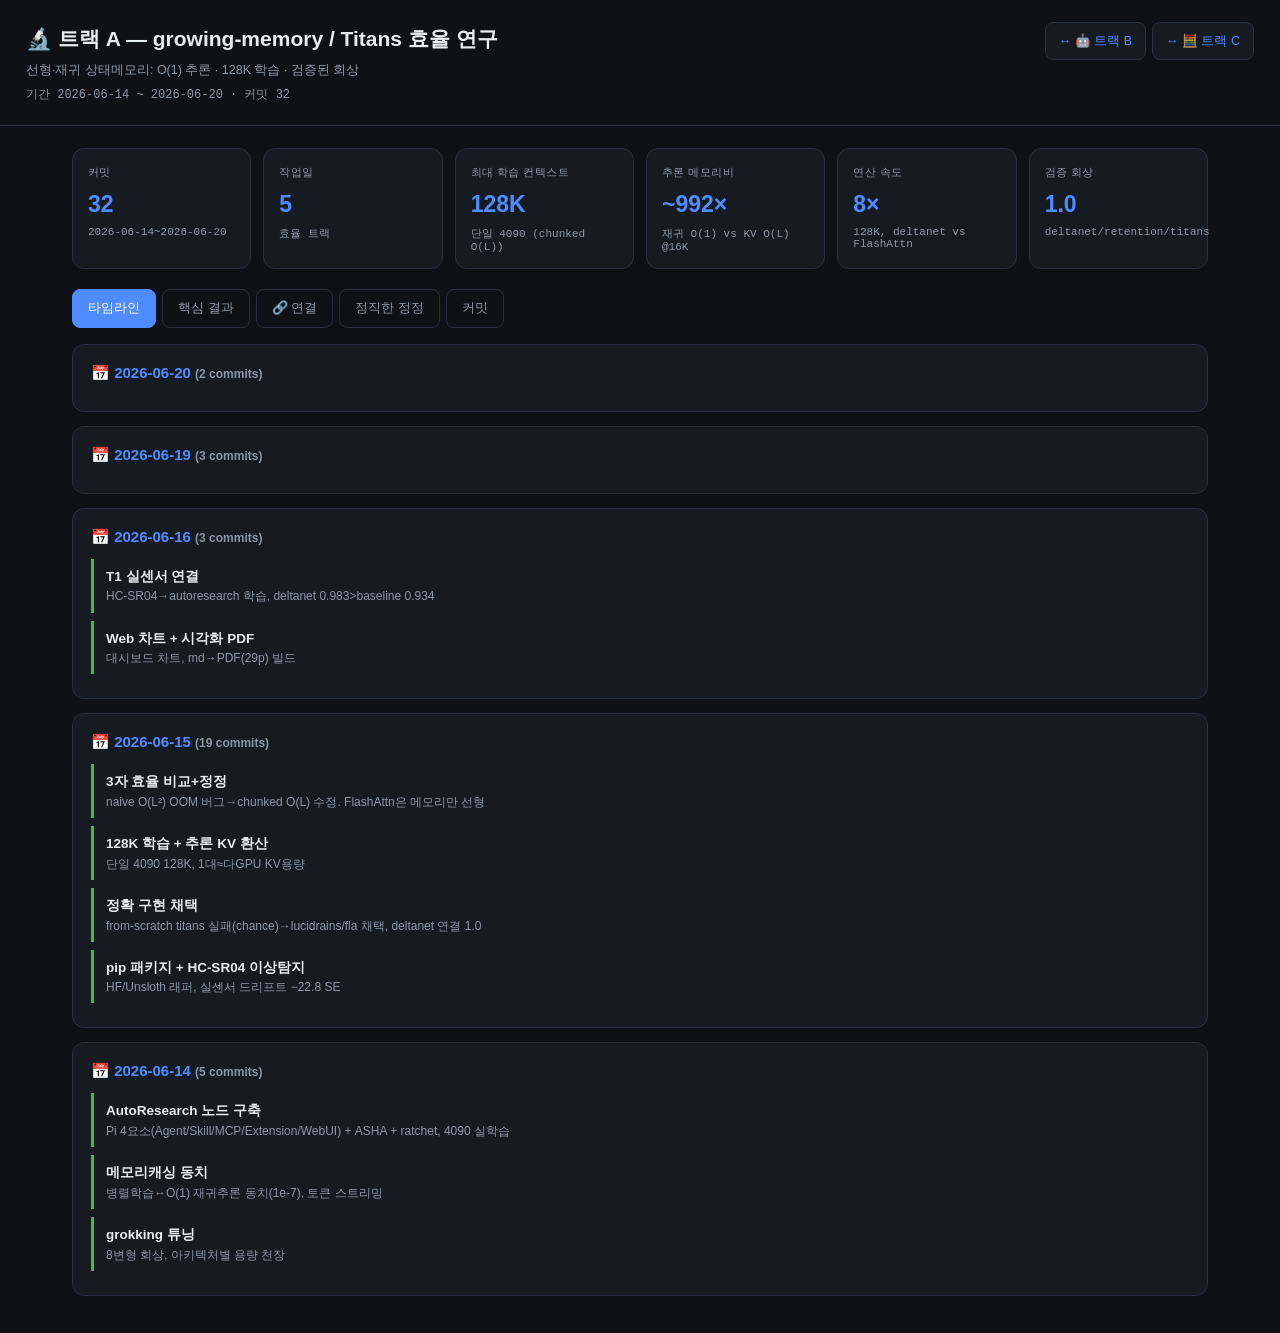
<file: report/track_a_growing_memory.html>
<!DOCTYPE html><html lang=ko><head><meta charset=utf-8>
<meta name=viewport content="width=device-width,initial-scale=1"><title>트랙 A — growing-memory / Titans 효율 연구</title>
<style>
:root{--bg:#0e1116;--pan:#161b22;--ln:#283040;--ink:#e6edf3;--mut:#8b96a5;--acc:#4f8cff;--good:#3fb950;--warn:#d29922;--bad:#f85149;--mono:"SF Mono",ui-monospace,Menlo,monospace}
*{box-sizing:border-box}body{margin:0;background:var(--bg);color:var(--ink);font:14px/1.6 -apple-system,"Apple SD Gothic Neo","Noto Sans KR",sans-serif}
header{padding:22px 26px;border-bottom:1px solid var(--ln);display:flex;justify-content:space-between;align-items:flex-start;gap:16px;flex-wrap:wrap}
h1{margin:0;font-size:21px}.tag{color:var(--mut);font-size:12.5px;margin-top:4px}.sub{color:var(--mut);font:12px var(--mono);margin-top:6px}
.xlink{flex:none;background:var(--pan);border:1px solid var(--ln);border-radius:8px;padding:8px 13px;color:var(--acc);text-decoration:none;font-size:12.5px}
.xlink:hover{border-color:var(--acc)}
main{max-width:1180px;margin:0 auto;padding:22px}
.cards{display:grid;grid-template-columns:repeat(auto-fit,minmax(165px,1fr));gap:12px;margin-bottom:20px}
.card{background:var(--pan);border:1px solid var(--ln);border-radius:12px;padding:15px}
.card .k{color:var(--mut);font-size:11px;text-transform:uppercase;letter-spacing:.04em}
.card .v{font-size:23px;font-weight:700;margin-top:5px;color:var(--acc)}.card .s{color:var(--mut);font:11px var(--mono);margin-top:3px}
.tabs{display:flex;gap:6px;flex-wrap:wrap;margin-bottom:16px}
.tab{padding:8px 15px;border:1px solid var(--ln);border-radius:8px;cursor:pointer;color:var(--mut);font-size:13px;background:transparent}
.tab.on{background:var(--acc);color:#fff;border-color:var(--acc)}
.panel{display:none}.panel.on{display:block}
.day{background:var(--pan);border:1px solid var(--ln);border-radius:12px;padding:16px 18px;margin-bottom:14px}
.day h3{margin:0 0 10px;font-size:15px;color:var(--acc)}
.mi{border-left:3px solid var(--good);padding:6px 0 6px 12px;margin:8px 0}
.mi b{font-size:13.5px}.mi span{display:block;color:var(--mut);font-size:12px}
table{width:100%;border-collapse:collapse;background:var(--pan);border:1px solid var(--ln);border-radius:10px;overflow:hidden}
th,td{text-align:left;padding:9px 12px;border-bottom:1px solid var(--ln);font-size:12.5px;vertical-align:top}
th{color:var(--mut);font-size:11px;text-transform:uppercase}tr:last-child td{border-bottom:0}
td.h{font:12px var(--mono);color:var(--acc)}
.grid2{display:grid;grid-template-columns:1fr 1fr;gap:16px}@media(max-width:820px){.grid2{grid-template-columns:1fr}}
.chartbox{background:var(--pan);border:1px solid var(--ln);border-radius:12px;padding:14px}
.chartbox h4{margin:0 0 8px;font-size:13px;color:var(--ink)}canvas{width:100%;height:auto}
.cor{background:var(--pan);border:1px solid var(--ln);border-left:3px solid var(--warn);border-radius:8px;padding:11px 14px;margin-bottom:10px}
.cor .q{color:var(--warn);font-weight:600;font-size:13px}.cor .a{color:var(--mut);font-size:12.5px}.cor .f{color:var(--good);font-size:12.5px}
.muted{color:var(--mut)}.legend{font:11px var(--mono);color:var(--mut);margin-top:6px}
</style></head><body>
<header><div><h1>🔬 트랙 A — growing-memory / Titans 효율 연구</h1><div class=tag>선형·재귀 상태메모리: O(1) 추론 · 128K 학습 · 검증된 회상</div><div class=sub id=meta></div></div>
<div style="display:flex;gap:6px;flex-wrap:wrap"><a class=xlink href="track_b_openvla_mgpo.html">↔ 🤖 트랙 B</a><a class=xlink href="track_c_vibethinker.html">↔ 🧮 트랙 C</a></div></header>
<main>
 <div class=cards id=cards></div>
 <div class=tabs id=tabs></div>
 <div class=panel id=p_timeline></div><div class=panel id=p_results>
   <div class=grid2>
     <div class=chartbox><h4>① 연산 시간 vs 길이 (O(L) vs O(L²))</h4><canvas id=c1 width=520 height=300></canvas><div class=legend>🟥 Transformer(FlashAttn) · 🟩 DeltaNet</div></div>
     <div class=chartbox><h4>② 추론 메모리 (KV캐시 vs 재귀상태)</h4><canvas id=c2 width=520 height=300></canvas><div class=legend>🟥 KV cache O(L) · 🟦 재귀상태 O(1) 132KB</div></div>
     <div class=chartbox><h4>③ 검증된 구현 회상 (MQAR)</h4><canvas id=c3 width=520 height=300></canvas><div class=legend>chance≈0.062</div></div>
     <div class=chartbox><h4>④ grokking — titans 긴 컨텍스트</h4><canvas id=c4 width=520 height=300></canvas><div class=legend>0.33 정체 → 15k 급점프 → 1.0</div></div>
   </div>
</div><div class=panel id=p_bridge></div><div class=panel id=p_honest></div><div class=panel id=p_commits></div>
</main>
<script>
const COMMITS=[{"date": "2026-06-20", "hash": "37cb9d2", "subj": "feat(track-b): S0c 물리오류 실측 하니스 — penetration/팔충돌/drop/knock"}, {"date": "2026-06-20", "hash": "0c1880f", "subj": "docs(track-b): S0b 정성 분석 — 태스크별 성공률 + 실패 모드 (프레임 직접 확인)"}, {"date": "2026-06-19", "hash": "d8cf14e", "subj": "feat(track-b): rollout 영상 녹화 + 보고서 🎬 영상 탭 (실패 2건)"}, {"date": "2026-06-19", "hash": "5fa823a", "subj": "refactor(report): 보고서를 두 연구 트랙으로 분리 + 연결점 명시"}, {"date": "2026-06-19", "hash": "377d351", "subj": "feat(report): 데일리 인터렉티브 HTML 작업 보고서 생성기"}, {"date": "2026-06-16", "hash": "81a4126", "subj": "feat(docs): md 문서 → 시각화 PDF 빌드 (차트 + pandoc/Chrome)"}, {"date": "2026-06-16", "hash": "521efe9", "subj": "feat(T1): HC-SR04 실센서 데이터를 autoresearch 학습 루프에 연결 + 포지셔닝 로드맵"}, {"date": "2026-06-16", "hash": "15da997", "subj": "feat(web): 대시보드에 점수 차트 추가 + 4090 기동 스크립트"}, {"date": "2026-06-15", "hash": "294cd90", "subj": "docs: 통합 보고서(report/REPORT.md) + 효율 재검증(deltanet)"}, {"date": "2026-06-15", "hash": "6609ed1", "subj": "feat: 검증된 구현을 autoresearch에 연결 — deltanet 1.0 end-to-end"}, {"date": "2026-06-15", "hash": "218bd7d", "subj": "feat: vetted growing-memory 구현 축별 검증 — deltanet/retention/titans 1.0 회상"}, {"date": "2026-06-15", "hash": "ca537f7", "subj": "docs: titans_real 본 런(수정 chunk_size) 결과 — 0.31→0.55, 0.9+는 미달(정직)"}, {"date": "2026-06-15", "hash": "3b5bd10", "subj": "fix(titans_real): chunk_size 버그 수정 — recall 차이 원인 규명(난이도 아님)"}, {"date": "2026-06-15", "hash": "c87ed4a", "subj": "feat(titans): lucidrains Titans를 AutoResearch base_rule=\"titans_real\"로 통합"}, {"date": "2026-06-15", "hash": "dfa973d", "subj": "fix(titans): 정확 구현 검증 — 자체 from-scratch 실패(chance), lucidrains 채택"}, {"date": "2026-06-15", "hash": "efea270", "subj": "docs: GROKKING.md에 titans 긴 컨텍스트(seq=512) 1.0 grok 반영"}, {"date": "2026-06-15", "hash": "18b76c5", "subj": "docs: titans 긴 컨텍스트 정확도 1.0 달성 — 상수메모리+완벽회상 실증"}, {"date": "2026-06-15", "hash": "b3c8d03", "subj": "feat: growing-memory pip 패키지 — AutoResearch 연결 + HF/Unsloth 래퍼"}, {"date": "2026-06-15", "hash": "44b2b65", "subj": "docs: IMPACT.md — 하드웨어 비용 절감 + 효과 + 성능 트레이드오프(정직)"}, {"date": "2026-06-15", "hash": "b9b180a", "subj": "docs: 추론 KV캐시 실측 + 하드웨어 환산 — 1×4090+선형 ≈ 다GPU KV용량"}, {"date": "2026-06-15", "hash": "192f45f", "subj": "docs: 연산 시간 벤치 — FlashAttn은 메모리만 선형, 연산은 O(L²) (선형 우위 입증)"}, {"date": "2026-06-15", "hash": "857921f", "subj": "docs: 4090 chunked 학습 최대 seq_len 실측 — 128K(131072) 토큰"}, {"date": "2026-06-15", "hash": "82a1572", "subj": "feat: 긴 시퀀스 학습 — chunked O(L) 학습 경로 + seq=2048(64×) 검증"}, {"date": "2026-06-15", "hash": "7190ef7", "subj": "fix: 선형어텐션 병렬형 OOM 결함 수정 — chunked(O(L)) 구현"}, {"date": "2026-06-15", "hash": "1a54850", "subj": "feat: 트랜스포머 vs 선형병렬 vs 선형재귀 3자 메모리 벤치 + 정정"}, {"date": "2026-06-15", "hash": "7c714f9", "subj": "feat: HC-SR04 실 센서 데이터 드리프트/이상 탐지 (§5 예측오차 이상탐지)"}, {"date": "2026-06-15", "hash": "a871ac7", "subj": "feat: NAS·Edge 미연결 노드를 도커 서버로 실구현"}, {"date": "2026-06-14", "hash": "85d7979", "subj": "feat: grokking 튜닝 — 8변형 회상 학습 + 아키텍처별 용량 천장 규명"}, {"date": "2026-06-14", "hash": "e9c995a", "subj": "feat: 재귀 eval 통합(#1) + 토큰 스트리밍 API(#2)"}, {"date": "2026-06-14", "hash": "908a408", "subj": "feat: 메모리 캐싱 최적화 — 병렬 학습 ↔ 상수메모리 RNN 추론 동치"}, {"date": "2026-06-14", "hash": "ea40912", "subj": "feat: AutoResearch 노드 — Pi AI Agent 웹 서비스 + 실물 학습 백엔드"}, {"date": "2026-06-14", "hash": "465aa52", "subj": "스캐폴드: Pi AI Agent 웹 서비스 기말 프로젝트 키트 초기 구조"}], DATES=["2026-06-14", "2026-06-15", "2026-06-16", "2026-06-19", "2026-06-20"], STATS=[["커밋", "32", "2026-06-14~2026-06-20"], ["작업일", "5", "효율 트랙"], ["최대 학습 컨텍스트", "128K", "단일 4090 (chunked O(L))"], ["추론 메모리비", "~992×", "재귀 O(1) vs KV O(L) @16K"], ["연산 속도", "8×", "128K, deltanet vs FlashAttn"], ["검증 회상", "1.0", "deltanet/retention/titans"]], MILE={"2026-06-14": [["AutoResearch 노드 구축", "Pi 4요소(Agent/Skill/MCP/Extension/WebUI) + ASHA + ratchet, 4090 실학습"], ["메모리캐싱 동치", "병렬학습↔O(1) 재귀추론 동치(1e-7), 토큰 스트리밍"], ["grokking 튜닝", "8변형 회상, 아키텍처별 용량 천장"]], "2026-06-15": [["3자 효율 비교+정정", "naive O(L²) OOM 버그→chunked O(L) 수정. FlashAttn은 메모리만 선형"], ["128K 학습 + 추론 KV 환산", "단일 4090 128K, 1대≈다GPU KV용량"], ["정확 구현 채택", "from-scratch titans 실패(chance)→lucidrains/fla 채택, deltanet 연결 1.0"], ["pip 패키지 + HC-SR04 이상탐지", "HF/Unsloth 래퍼, 실센서 드리프트 −22.8 SE"]], "2026-06-16": [["T1 실센서 연결", "HC-SR04→autoresearch 학습, deltanet 0.983>baseline 0.934"], ["Web 차트 + 시각화 PDF", "대시보드 차트, md→PDF(29p) 빌드"]]},
      COR=[["선형 OOM=우위?", "naive O(L²) 구현 버그였음", "chunked O(L) 재구현 → OOM 해소"], ["학습 메모리 우위", "FlashAttn이 O(L)이라 거짓", "진짜 우위는 추론 O(1)로 재정의"], ["자체 titans 정확?", "from-scratch가 chance(학습실패)", "lucidrains titans-pytorch 채택"], ["recall 0.98 vs 0.33 = 난이도?", "틀림 — 변수 격리로 chunk_size 버그", "chunk_size=min(32,seg) 수정"], ["NAS/엣지 연결됨?", "실은 stub", "도커 NAS·Edge 서버로 실구현"], ["titans 이름 내가 지음?", "Google 논문(2501.00663) 차용", "출처 명시 + 정확 구현 검증"]], CH={"compute": {"L": [2048, 8192, 32768, 65536, 131072], "deltanet": [4.0, 3.8, 6.9, 14.8, 31.2], "tf": [0.8, 2.1, 18.5, 65.4, 244.0]}, "infer": {"L": [8192, 131072, 1048576, 2097152], "kv": [0.08, 1.17, 9.69, 19.35], "state": 0.0259}, "recall": {"names": ["deltanet", "gated_deltanet", "retention", "titans", "linear", "gla"], "vals": [1.0, 1.0, 1.0, 1.0, 0.54, 0.06]}, "grok": {"steps": [1000, 2000, 3000, 4000, 5000, 6000, 7000, 8000, 9000, 10000, 11000, 12000, 13000, 14000, 15000, 16000, 17000, 18000, 19000, 20000, 21000, 22000, 23000, 24000, 25000], "rec": [0.324, 0.332, 0.335, 0.346, 0.335, 0.339, 0.341, 0.342, 0.336, 0.336, 0.337, 0.337, 0.326, 0.337, 0.604, 0.789, 0.939, 0.986, 0.995, 0.997, 1, 1, 1, 1, 1]}},
      BRIDGE=[["OpenVLA object state memory ＝ growing-memory(deltanet/titans)", "트랙 B Phase 2에서 객체 상태를 시간축으로 유지하는 메모리를, 트랙 A의 O(1) 재귀상태 구현으로 만든다."], ["compression-coverage ↔ 엣지학습노드(autoresearch)", "트랙 B의 소형코어 압축 가설을, 트랙 A의 autoresearch config 스윕(보상=success)으로 탐색한다."], ["공유 목표: 엣지 상수메모리", "둘 다 단일 4090/엣지에서 상수메모리 추론을 지향 — 효율(A)이 강건성(B)의 배포 수단이 된다."]], BRIDGE_NOTE="연결은 <b>구현 수단</b> 한 곳뿐이다. 가설·지표·합격선은 완전 독립. 트랙 B의 Phase 1(에이전트, frozen OpenVLA)은 트랙 A와 무관하고, <b>Phase 2</b>에서만 트랙 A의 메모리를 재사용한다.", PANELS=[["timeline", "타임라인"], ["results", "핵심 결과"], ["bridge", "🔗 연결"], ["honest", "정직한 정정"], ["commits", "커밋"]];
document.getElementById('meta').textContent='기간 '+(DATES[0]||'-')+' ~ '+(DATES[DATES.length-1]||'-')+'  ·  커밋 '+COMMITS.length;
cards.innerHTML=STATS.map(s=>`<div class=card><div class=k>${s[0]}</div><div class=v>${s[1]}</div><div class=s>${s[2]}</div></div>`).join('');
tabs.innerHTML=PANELS.map((t,i)=>`<div class="tab${i==0?' on':''}" data-t=${t[0]}>${t[1]}</div>`).join('');
function show(t){document.querySelectorAll('.tab').forEach(e=>e.classList.toggle('on',e.dataset.t==t));
 document.querySelectorAll('.panel').forEach(e=>e.classList.remove('on'));document.getElementById('p_'+t).classList.add('on');
 if(t=='results')draw();}
document.querySelectorAll('.tab').forEach(e=>e.onclick=()=>show(e.dataset.t));
p_timeline.innerHTML=[...DATES].reverse().map(d=>{
 const ms=(MILE[d]||[]).map(m=>`<div class=mi><b>${m[0]}</b><span>${m[1]}</span></div>`).join('');
 const cs=COMMITS.filter(c=>c.date==d);
 return `<div class=day><h3>📅 ${d} <span class=muted style="font-size:12px">(${cs.length} commits)</span></h3>${ms}</div>`;}).join('');
p_bridge.innerHTML='<div class=day><h3>🔗 트랙 간 연결</h3><p class=muted>'+BRIDGE_NOTE+'</p>'+
 BRIDGE.map(b=>`<div class=mi><b>${b[0]}</b><span>${b[1]}</span></div>`).join('')+'</div>';
p_honest.innerHTML='<p class=muted>이 트랙에서 스스로 정정한 과장/오류(사용자 지적 포함):</p>'+
 COR.map(c=>`<div class=cor><div class=q>⚠ ${c[0]}</div><div class=a>→ ${c[1]}</div><div class=f>✓ ${c[2]}</div></div>`).join('');
p_commits.innerHTML='<table><thead><tr><th>날짜</th><th>해시</th><th>내용</th></tr></thead><tbody>'+
 COMMITS.map(c=>`<tr><td class=muted>${c.date}</td><td class=h>${c.hash}</td><td>${c.subj}</td></tr>`).join('')+'</tbody></table>';

function axes(ctx,W,H,pad){ctx.clearRect(0,0,W,H);ctx.strokeStyle='#283040';ctx.fillStyle='#8b96a5';ctx.font='10px monospace';return{x0:pad,y0:H-28,pw:W-pad-10,ph:H-28-10};}
let drawn=false;
function draw(){if(drawn||!CH)return;drawn=true;
 let c=c1.getContext('2d'),A=axes(c,520,300,40);const L=CH.compute.L;
 const lx=v=>A.x0+Math.log2(v/L[0])/Math.log2(L[L.length-1]/L[0])*A.pw;
 const allt=CH.compute.tf.concat(CH.compute.deltanet),mn=Math.min(...allt),mx=Math.max(...allt);
 const ly=v=>A.y0-(Math.log10(v)-Math.log10(mn))/(Math.log10(mx)-Math.log10(mn))*A.ph;
 [['tf','#f85149'],['deltanet','#3fb950']].forEach(([k,col])=>{c.strokeStyle=col;c.fillStyle=col;c.lineWidth=2;c.beginPath();
  CH.compute[k].forEach((v,i)=>{const x=lx(L[i]),y=ly(v);i?c.lineTo(x,y):c.moveTo(x,y);});c.stroke();
  CH.compute[k].forEach((v,i)=>{c.beginPath();c.arc(lx(L[i]),ly(v),3,0,7);c.fill();});});
 c.fillStyle='#8b96a5';L.forEach(v=>c.fillText(v>=1024?(v/1024)+'K':v,lx(v)-8,A.y0+14));
 c=c2.getContext('2d');A=axes(c,520,300,44);const L2=CH.infer.L;
 const lx2=v=>A.x0+Math.log2(v/L2[0])/Math.log2(L2[L2.length-1]/L2[0])*A.pw;
 const mx2=Math.max(...CH.infer.kv),ly2=v=>A.y0-(Math.log10(Math.max(v,.01))-Math.log10(.01))/(Math.log10(mx2)-Math.log10(.01))*A.ph;
 c.strokeStyle='#f85149';c.fillStyle='#f85149';c.lineWidth=2;c.beginPath();
 CH.infer.kv.forEach((v,i)=>{const x=lx2(L2[i]),y=ly2(v);i?c.lineTo(x,y):c.moveTo(x,y);});c.stroke();
 c.strokeStyle='#4f8cff';c.beginPath();L2.forEach((l,i)=>{const x=lx2(l),y=ly2(CH.infer.state);i?c.lineTo(x,y):c.moveTo(x,y);});c.stroke();
 c.fillStyle='#8b96a5';L2.forEach(v=>c.fillText(v>=1e6?(v/1e6)+'M':(v/1024)+'K',lx2(v)-10,A.y0+14));c.fillText('GB',6,16);
 c=c3.getContext('2d');A=axes(c,520,300,30);const N=CH.recall.names.length,sw=A.pw/N;
 for(let g=0;g<=4;g++){const y=A.y0-g/4*A.ph;c.strokeStyle='#283040';c.beginPath();c.moveTo(A.x0,y);c.lineTo(520-10,y);c.stroke();c.fillStyle='#8b96a5';c.fillText((g/4).toFixed(2),6,y+3);}
 CH.recall.vals.forEach((v,i)=>{const x=A.x0+i*sw+8,bw=sw-16;c.fillStyle=v>=.9?'#3fb950':(v>.2?'#d29922':'#f85149');c.fillRect(x,A.y0-v*A.ph,bw,v*A.ph);
  c.save();c.translate(x+bw/2,A.y0+12);c.rotate(-.4);c.fillStyle='#8b96a5';c.textAlign='right';c.fillText(CH.recall.names[i],0,0);c.restore();});
 c=c4.getContext('2d');A=axes(c,520,300,34);const S=CH.grok.steps,R=CH.grok.rec,smx=S[S.length-1];
 for(let g=0;g<=4;g++){const y=A.y0-g/4*A.ph;c.strokeStyle='#283040';c.beginPath();c.moveTo(A.x0,y);c.lineTo(520-10,y);c.stroke();c.fillStyle='#8b96a5';c.fillText((g/4).toFixed(2),6,y+3);}
 c.strokeStyle='#4f8cff';c.lineWidth=2;c.beginPath();S.forEach((s,i)=>{const x=A.x0+s/smx*A.pw,y=A.y0-R[i]*A.ph;i?c.lineTo(x,y):c.moveTo(x,y);});c.stroke();
 const gx=A.x0+15000/smx*A.pw;c.strokeStyle='#3fb950';c.setLineDash([4,3]);c.beginPath();c.moveTo(gx,A.y0);c.lineTo(gx,A.y0-A.ph);c.stroke();c.setLineDash([]);c.fillStyle='#3fb950';c.fillText('grok@15k',gx+4,A.y0-A.ph+12);}

show('timeline');
</script></body></html>
</file>
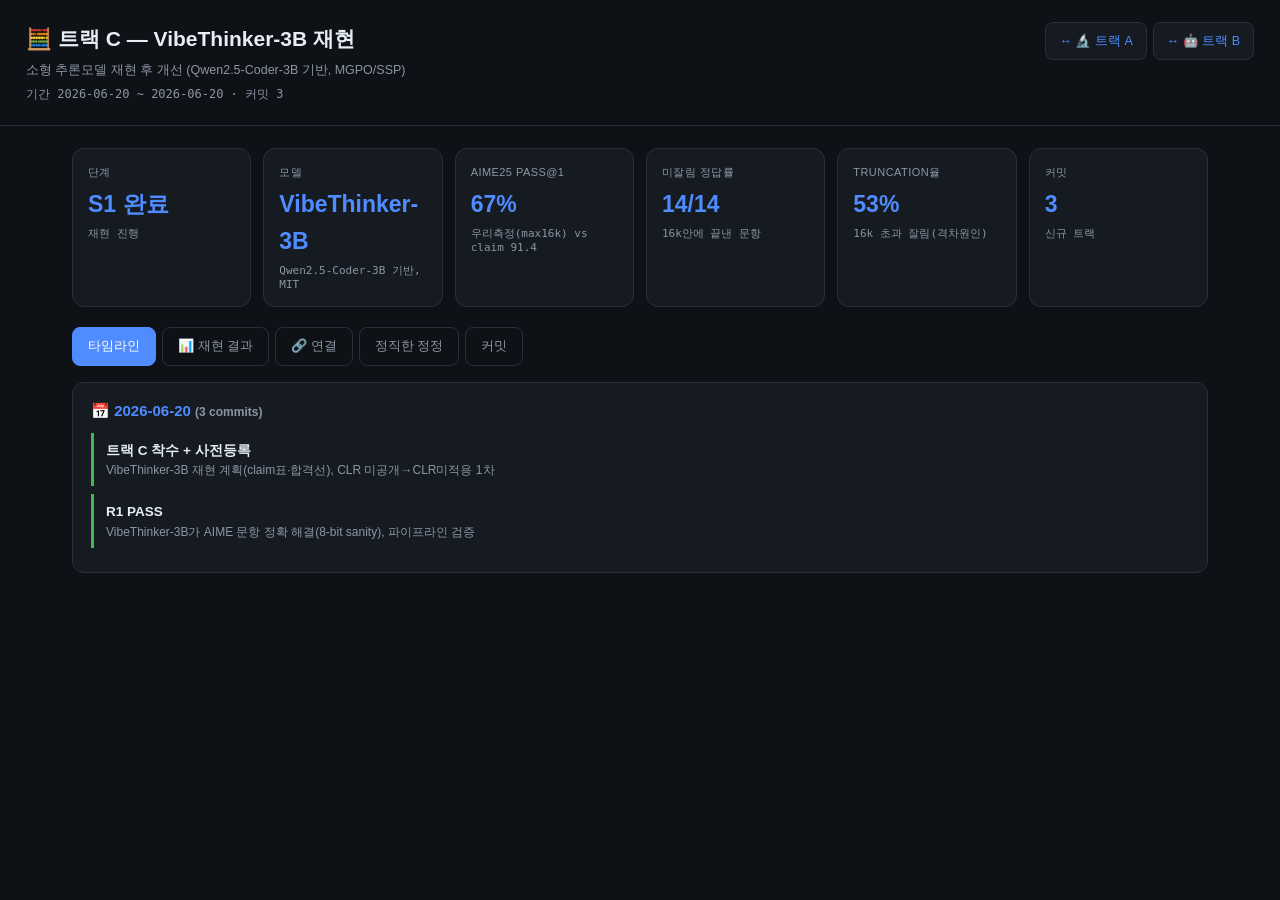
<file: report/track_c_vibethinker.html>
<!DOCTYPE html><html lang=ko><head><meta charset=utf-8>
<meta name=viewport content="width=device-width,initial-scale=1"><title>트랙 C — VibeThinker-3B 재현</title>
<style>
:root{--bg:#0e1116;--pan:#161b22;--ln:#283040;--ink:#e6edf3;--mut:#8b96a5;--acc:#4f8cff;--good:#3fb950;--warn:#d29922;--bad:#f85149;--mono:"SF Mono",ui-monospace,Menlo,monospace}
*{box-sizing:border-box}body{margin:0;background:var(--bg);color:var(--ink);font:14px/1.6 -apple-system,"Apple SD Gothic Neo","Noto Sans KR",sans-serif}
header{padding:22px 26px;border-bottom:1px solid var(--ln);display:flex;justify-content:space-between;align-items:flex-start;gap:16px;flex-wrap:wrap}
h1{margin:0;font-size:21px}.tag{color:var(--mut);font-size:12.5px;margin-top:4px}.sub{color:var(--mut);font:12px var(--mono);margin-top:6px}
.xlink{flex:none;background:var(--pan);border:1px solid var(--ln);border-radius:8px;padding:8px 13px;color:var(--acc);text-decoration:none;font-size:12.5px}
.xlink:hover{border-color:var(--acc)}
main{max-width:1180px;margin:0 auto;padding:22px}
.cards{display:grid;grid-template-columns:repeat(auto-fit,minmax(165px,1fr));gap:12px;margin-bottom:20px}
.card{background:var(--pan);border:1px solid var(--ln);border-radius:12px;padding:15px}
.card .k{color:var(--mut);font-size:11px;text-transform:uppercase;letter-spacing:.04em}
.card .v{font-size:23px;font-weight:700;margin-top:5px;color:var(--acc)}.card .s{color:var(--mut);font:11px var(--mono);margin-top:3px}
.tabs{display:flex;gap:6px;flex-wrap:wrap;margin-bottom:16px}
.tab{padding:8px 15px;border:1px solid var(--ln);border-radius:8px;cursor:pointer;color:var(--mut);font-size:13px;background:transparent}
.tab.on{background:var(--acc);color:#fff;border-color:var(--acc)}
.panel{display:none}.panel.on{display:block}
.day{background:var(--pan);border:1px solid var(--ln);border-radius:12px;padding:16px 18px;margin-bottom:14px}
.day h3{margin:0 0 10px;font-size:15px;color:var(--acc)}
.mi{border-left:3px solid var(--good);padding:6px 0 6px 12px;margin:8px 0}
.mi b{font-size:13.5px}.mi span{display:block;color:var(--mut);font-size:12px}
table{width:100%;border-collapse:collapse;background:var(--pan);border:1px solid var(--ln);border-radius:10px;overflow:hidden}
th,td{text-align:left;padding:9px 12px;border-bottom:1px solid var(--ln);font-size:12.5px;vertical-align:top}
th{color:var(--mut);font-size:11px;text-transform:uppercase}tr:last-child td{border-bottom:0}
td.h{font:12px var(--mono);color:var(--acc)}
.grid2{display:grid;grid-template-columns:1fr 1fr;gap:16px}@media(max-width:820px){.grid2{grid-template-columns:1fr}}
.chartbox{background:var(--pan);border:1px solid var(--ln);border-radius:12px;padding:14px}
.chartbox h4{margin:0 0 8px;font-size:13px;color:var(--ink)}canvas{width:100%;height:auto}
.cor{background:var(--pan);border:1px solid var(--ln);border-left:3px solid var(--warn);border-radius:8px;padding:11px 14px;margin-bottom:10px}
.cor .q{color:var(--warn);font-weight:600;font-size:13px}.cor .a{color:var(--mut);font-size:12.5px}.cor .f{color:var(--good);font-size:12.5px}
.muted{color:var(--mut)}.legend{font:11px var(--mono);color:var(--mut);margin-top:6px}
</style></head><body>
<header><div><h1>🧮 트랙 C — VibeThinker-3B 재현</h1><div class=tag>소형 추론모델 재현 후 개선 (Qwen2.5-Coder-3B 기반, MGPO/SSP)</div><div class=sub id=meta></div></div>
<div style="display:flex;gap:6px;flex-wrap:wrap"><a class=xlink href="track_a_growing_memory.html">↔ 🔬 트랙 A</a><a class=xlink href="track_b_openvla_mgpo.html">↔ 🤖 트랙 B</a></div></header>
<main>
 <div class=cards id=cards></div>
 <div class=tabs id=tabs></div>
 <div class=panel id=p_timeline></div><div class=panel id=p_results>
<div class=day><h3>🎯 검증 대상 주장 (공개 수치)</h3>
 <table><thead><tr><th>벤치</th><th>claim (CLR 적용)</th><th>claim (CLR 미적용)</th></tr></thead><tbody><tr><td class=h>AIME25</td><td>96.7</td><td>91.4</td></tr><tr><td class=h>AIME26</td><td>97.1</td><td>94.3</td></tr><tr><td class=h>HMMT25</td><td>95.4</td><td>—</td></tr><tr><td class=h>LiveCodeBench v6</td><td>80.2 (Pass@1)</td><td>—</td></tr><tr><td class=h>GPQA-Diamond</td><td>72.9</td><td>—</td></tr></tbody></table>
 <p class=muted style="margin-top:8px">⚠️ CLR(Claim-Level Reliability)은 test-time scaling이며 구현 미공개 →
 <b>CLR 미적용</b> 수치를 1차 재현 기준으로 본다.</p></div>
<div class=day><h3 style="color:#3fb950">✅ R1 — 로드·단일문항 추론</h3><div style="font-size:13px">AIME 2024-I-1(정답 204)을 <b style='color:#3fb950'>정확히 해결</b> — 단계추론 후 <code>\boxed{204}</code>, correct=True. 생성 2225토큰.<br><span class=muted>※ GPU 경합(타 사용자 17GB)으로 <b>8-bit 양자화 sanity</b> 실행 — 파이프라인+추론력 검증용, 재현 수치 아님. 정식 벤치(S1)는 bf16.</span></div></div><div class=day><h3 style="color:#3fb950">✅ S1 — AIME25 pass@1 = 67% (bf16, max 16k)</h3><div style="font-size:13px"><b>pass@1 = 66.7%</b> (20/30) · max_new=16384 · 평균 12137 토큰 · 82분<br>claim(CLR미적용) <b>91.4</b> 대비 약 25%p 낮음 → <b>판정: 부분재현(설정차)</b>.<br><span style='color:#3fb950'>핵심: <b>truncation율 53%</b>. 잘리지 않은 문항은 <b>14/14 = 100% 정답</b>, 잘린 문항은 6/16.</span> <span class=muted>즉 16k 안에 추론을 끝내면 거의 다 맞힘 — 격차는 능력이 아니라 토큰한도(claim은 40k). 개선 방향=Long2Short(적은 토큰으로 풀기).</span></div></div><div class=day><h3 style="color:#8b96a5">⏳ S2 — 40k 토큰 재측정 + avg@k</h3><div style="font-size:13px">truncation 제거(max 40960) + k샘플 avg@k로 claim에 더 근접하는지 확인.</div></div><div class=day><h3 style="color:#8b96a5">⏳ S3 — 개선 방향 실험</h3><div style="font-size:13px">Long2Short / 검증기반 self-consistency 등 개선 탐색.</div></div>
</div><div class=panel id=p_bridge></div><div class=panel id=p_honest></div><div class=panel id=p_commits></div>
</main>
<script>
const COMMITS=[{"date": "2026-06-20", "hash": "470d466", "subj": "feat(track-c): VibeThinker 보고 페이지 — 단계별 결과 누적형"}, {"date": "2026-06-20", "hash": "a6713fa", "subj": "feat(track-c): R1 PASS — VibeThinker-3B가 AIME 문제 정확히 해결 (8-bit sanity)"}, {"date": "2026-06-20", "hash": "bb288f6", "subj": "feat(track-c): VibeThinker-3B 재현 연구 착수 — 사전등록 + R1 하니스"}], DATES=["2026-06-20"], STATS=[["단계", "S1 완료", "재현 진행"], ["모델", "VibeThinker-3B", "Qwen2.5-Coder-3B 기반, MIT"], ["AIME25 pass@1", "67%", "우리측정(max16k) vs claim 91.4"], ["미잘림 정답률", "14/14", "16k안에 끝낸 문항"], ["truncation율", "53%", "16k 초과 잘림(격차원인)"], ["커밋", "3", "신규 트랙"]], MILE={"2026-06-20": [["트랙 C 착수 + 사전등록", "VibeThinker-3B 재현 계획(claim표·합격선), CLR 미공개→CLR미적용 1차"], ["R1 PASS", "VibeThinker-3B가 AIME 문항 정확 해결(8-bit sanity), 파이프라인 검증"]], "2026-06-22": [["S1 — AIME25 재현(bf16)", "pass@1 66.7%(20/30). 미잘림 14/14=100%, truncation 53% → 격차는 토큰한도(claim 40k vs 우리 16k), 능력 아님"]]},
      COR=[["3B가 AIME25 96.7?", "프런티어급 고점 — 특히 CLR(test-time)은 구현 미공개", "CLR미적용 단일추론을 1차 재현 기준으로 분리"], ["8-bit 결과 = 재현 수치?", "아니오 — 양자화는 정확도 영향", "R1은 sanity로만, 벤치는 bf16(S1)"], ["66.7% < 91.4 = 재현 실패?", "아니오 — 미잘림 문항은 14/14=100%", "격차=16k truncation(53%), claim은 40k. 부분재현(설정차)"]], CH=null,
      BRIDGE=[["MGPO를 공유하지만 도메인이 다르다", "트랙 C(수학추론)와 트랙 B(OpenVLA 물리)는 둘 다 MGPO를 쓰지만 과제·보상·합격선이 독립. 별개 트랙."], ["재현→개선 패러다임", "C는 '공개 주장 재현 후 개선'. 검증가능 보상(정답) 기반이라 MGPO/self-consistency 개선이 직접 적용 가능."]], BRIDGE_NOTE="세 트랙은 독립 연구다. C는 VibeThinker를 우리 환경에서 <b>먼저 재현</b>하고 개선을 모색한다 — MGPO라는 도구만 트랙 B와 공유한다.", PANELS=[["timeline", "타임라인"], ["results", "📊 재현 결과"], ["bridge", "🔗 연결"], ["honest", "정직한 정정"], ["commits", "커밋"]];
document.getElementById('meta').textContent='기간 '+(DATES[0]||'-')+' ~ '+(DATES[DATES.length-1]||'-')+'  ·  커밋 '+COMMITS.length;
cards.innerHTML=STATS.map(s=>`<div class=card><div class=k>${s[0]}</div><div class=v>${s[1]}</div><div class=s>${s[2]}</div></div>`).join('');
tabs.innerHTML=PANELS.map((t,i)=>`<div class="tab${i==0?' on':''}" data-t=${t[0]}>${t[1]}</div>`).join('');
function show(t){document.querySelectorAll('.tab').forEach(e=>e.classList.toggle('on',e.dataset.t==t));
 document.querySelectorAll('.panel').forEach(e=>e.classList.remove('on'));document.getElementById('p_'+t).classList.add('on');
 if(t=='results')draw();}
document.querySelectorAll('.tab').forEach(e=>e.onclick=()=>show(e.dataset.t));
p_timeline.innerHTML=[...DATES].reverse().map(d=>{
 const ms=(MILE[d]||[]).map(m=>`<div class=mi><b>${m[0]}</b><span>${m[1]}</span></div>`).join('');
 const cs=COMMITS.filter(c=>c.date==d);
 return `<div class=day><h3>📅 ${d} <span class=muted style="font-size:12px">(${cs.length} commits)</span></h3>${ms}</div>`;}).join('');
p_bridge.innerHTML='<div class=day><h3>🔗 트랙 간 연결</h3><p class=muted>'+BRIDGE_NOTE+'</p>'+
 BRIDGE.map(b=>`<div class=mi><b>${b[0]}</b><span>${b[1]}</span></div>`).join('')+'</div>';
p_honest.innerHTML='<p class=muted>이 트랙에서 스스로 정정한 과장/오류(사용자 지적 포함):</p>'+
 COR.map(c=>`<div class=cor><div class=q>⚠ ${c[0]}</div><div class=a>→ ${c[1]}</div><div class=f>✓ ${c[2]}</div></div>`).join('');
p_commits.innerHTML='<table><thead><tr><th>날짜</th><th>해시</th><th>내용</th></tr></thead><tbody>'+
 COMMITS.map(c=>`<tr><td class=muted>${c.date}</td><td class=h>${c.hash}</td><td>${c.subj}</td></tr>`).join('')+'</tbody></table>';

function axes(ctx,W,H,pad){ctx.clearRect(0,0,W,H);ctx.strokeStyle='#283040';ctx.fillStyle='#8b96a5';ctx.font='10px monospace';return{x0:pad,y0:H-28,pw:W-pad-10,ph:H-28-10};}
let drawn=false;
function draw(){if(drawn||!CH)return;drawn=true;
 let c=c1.getContext('2d'),A=axes(c,520,300,40);const L=CH.compute.L;
 const lx=v=>A.x0+Math.log2(v/L[0])/Math.log2(L[L.length-1]/L[0])*A.pw;
 const allt=CH.compute.tf.concat(CH.compute.deltanet),mn=Math.min(...allt),mx=Math.max(...allt);
 const ly=v=>A.y0-(Math.log10(v)-Math.log10(mn))/(Math.log10(mx)-Math.log10(mn))*A.ph;
 [['tf','#f85149'],['deltanet','#3fb950']].forEach(([k,col])=>{c.strokeStyle=col;c.fillStyle=col;c.lineWidth=2;c.beginPath();
  CH.compute[k].forEach((v,i)=>{const x=lx(L[i]),y=ly(v);i?c.lineTo(x,y):c.moveTo(x,y);});c.stroke();
  CH.compute[k].forEach((v,i)=>{c.beginPath();c.arc(lx(L[i]),ly(v),3,0,7);c.fill();});});
 c.fillStyle='#8b96a5';L.forEach(v=>c.fillText(v>=1024?(v/1024)+'K':v,lx(v)-8,A.y0+14));
 c=c2.getContext('2d');A=axes(c,520,300,44);const L2=CH.infer.L;
 const lx2=v=>A.x0+Math.log2(v/L2[0])/Math.log2(L2[L2.length-1]/L2[0])*A.pw;
 const mx2=Math.max(...CH.infer.kv),ly2=v=>A.y0-(Math.log10(Math.max(v,.01))-Math.log10(.01))/(Math.log10(mx2)-Math.log10(.01))*A.ph;
 c.strokeStyle='#f85149';c.fillStyle='#f85149';c.lineWidth=2;c.beginPath();
 CH.infer.kv.forEach((v,i)=>{const x=lx2(L2[i]),y=ly2(v);i?c.lineTo(x,y):c.moveTo(x,y);});c.stroke();
 c.strokeStyle='#4f8cff';c.beginPath();L2.forEach((l,i)=>{const x=lx2(l),y=ly2(CH.infer.state);i?c.lineTo(x,y):c.moveTo(x,y);});c.stroke();
 c.fillStyle='#8b96a5';L2.forEach(v=>c.fillText(v>=1e6?(v/1e6)+'M':(v/1024)+'K',lx2(v)-10,A.y0+14));c.fillText('GB',6,16);
 c=c3.getContext('2d');A=axes(c,520,300,30);const N=CH.recall.names.length,sw=A.pw/N;
 for(let g=0;g<=4;g++){const y=A.y0-g/4*A.ph;c.strokeStyle='#283040';c.beginPath();c.moveTo(A.x0,y);c.lineTo(520-10,y);c.stroke();c.fillStyle='#8b96a5';c.fillText((g/4).toFixed(2),6,y+3);}
 CH.recall.vals.forEach((v,i)=>{const x=A.x0+i*sw+8,bw=sw-16;c.fillStyle=v>=.9?'#3fb950':(v>.2?'#d29922':'#f85149');c.fillRect(x,A.y0-v*A.ph,bw,v*A.ph);
  c.save();c.translate(x+bw/2,A.y0+12);c.rotate(-.4);c.fillStyle='#8b96a5';c.textAlign='right';c.fillText(CH.recall.names[i],0,0);c.restore();});
 c=c4.getContext('2d');A=axes(c,520,300,34);const S=CH.grok.steps,R=CH.grok.rec,smx=S[S.length-1];
 for(let g=0;g<=4;g++){const y=A.y0-g/4*A.ph;c.strokeStyle='#283040';c.beginPath();c.moveTo(A.x0,y);c.lineTo(520-10,y);c.stroke();c.fillStyle='#8b96a5';c.fillText((g/4).toFixed(2),6,y+3);}
 c.strokeStyle='#4f8cff';c.lineWidth=2;c.beginPath();S.forEach((s,i)=>{const x=A.x0+s/smx*A.pw,y=A.y0-R[i]*A.ph;i?c.lineTo(x,y):c.moveTo(x,y);});c.stroke();
 const gx=A.x0+15000/smx*A.pw;c.strokeStyle='#3fb950';c.setLineDash([4,3]);c.beginPath();c.moveTo(gx,A.y0);c.lineTo(gx,A.y0-A.ph);c.stroke();c.setLineDash([]);c.fillStyle='#3fb950';c.fillText('grok@15k',gx+4,A.y0-A.ph+12);}

show('timeline');
</script></body></html>
</file>
